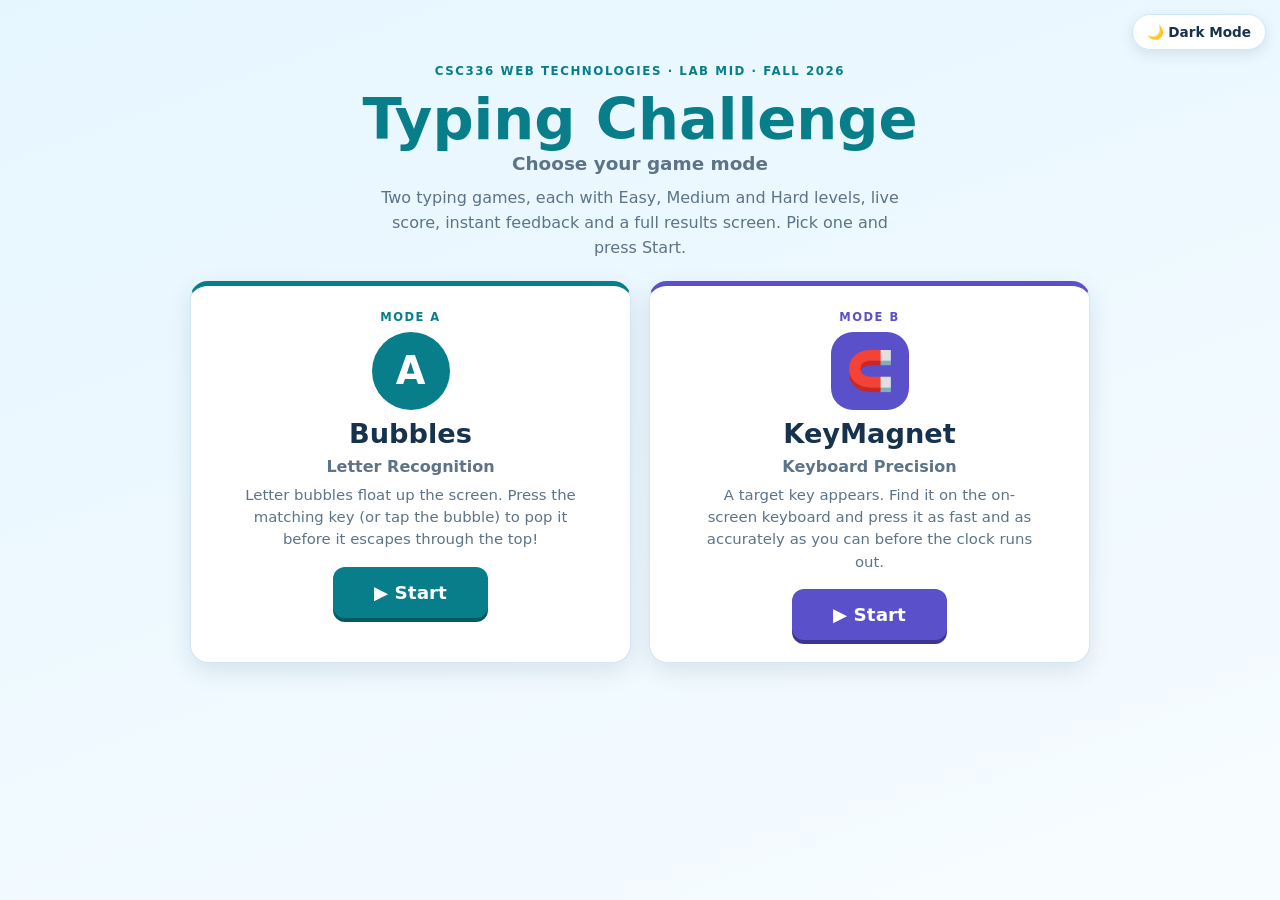
<file: index.html>
<!doctype html>
<html lang="en">
  <head>
    <meta charset="UTF-8" />
    <meta name="viewport" content="width=device-width, initial-scale=1.0" />
    <title>Typing Challenge | Choose a Game</title>
    <link rel="stylesheet" href="style.css" />
  </head>
  <body data-page="home">
    <main class="app">
      <section class="hub" aria-labelledby="gameTitle">
        <p class="eyebrow">CSC336 Web Technologies · Lab Mid · Fall 2026</p>
        <h1 id="gameTitle"><span class="title-text">Typing Challenge</span></h1>
        <p class="subtitle">Choose your game mode</p>
        <p class="desc">
          Two typing games, each with Easy, Medium and Hard levels, live score,
          instant feedback and a full results screen. Pick one and press Start.
        </p>

        <div class="modes">
          <article class="card mode-card a">
            <span class="mode-tag">Mode A</span>
            <div class="mode-icon" aria-hidden="true">A</div>
            <h2>Bubbles</h2>
            <p class="mode-sub">Letter Recognition</p>
            <p class="mode-desc">
              Letter bubbles float up the screen. Press the matching key (or
              tap the bubble) to pop it before it escapes through the top!
            </p>
            <a class="btn primary big" href="game-a.html">▶ Start</a>
          </article>

          <article class="card mode-card b">
            <span class="mode-tag">Mode B</span>
            <div class="mode-icon" aria-hidden="true">🧲</div>
            <h2>KeyMagnet</h2>
            <p class="mode-sub">Keyboard Precision</p>
            <p class="mode-desc">
              A target key appears. Find it on the on-screen keyboard and press
              it as fast and as accurately as you can before the clock runs
              out.
            </p>
            <a class="btn primary big" href="game-b.html">▶ Start</a>
          </article>
        </div>
      </section>
    </main>
    <script src="script.js"></script>
  </body>
</html>
</file>
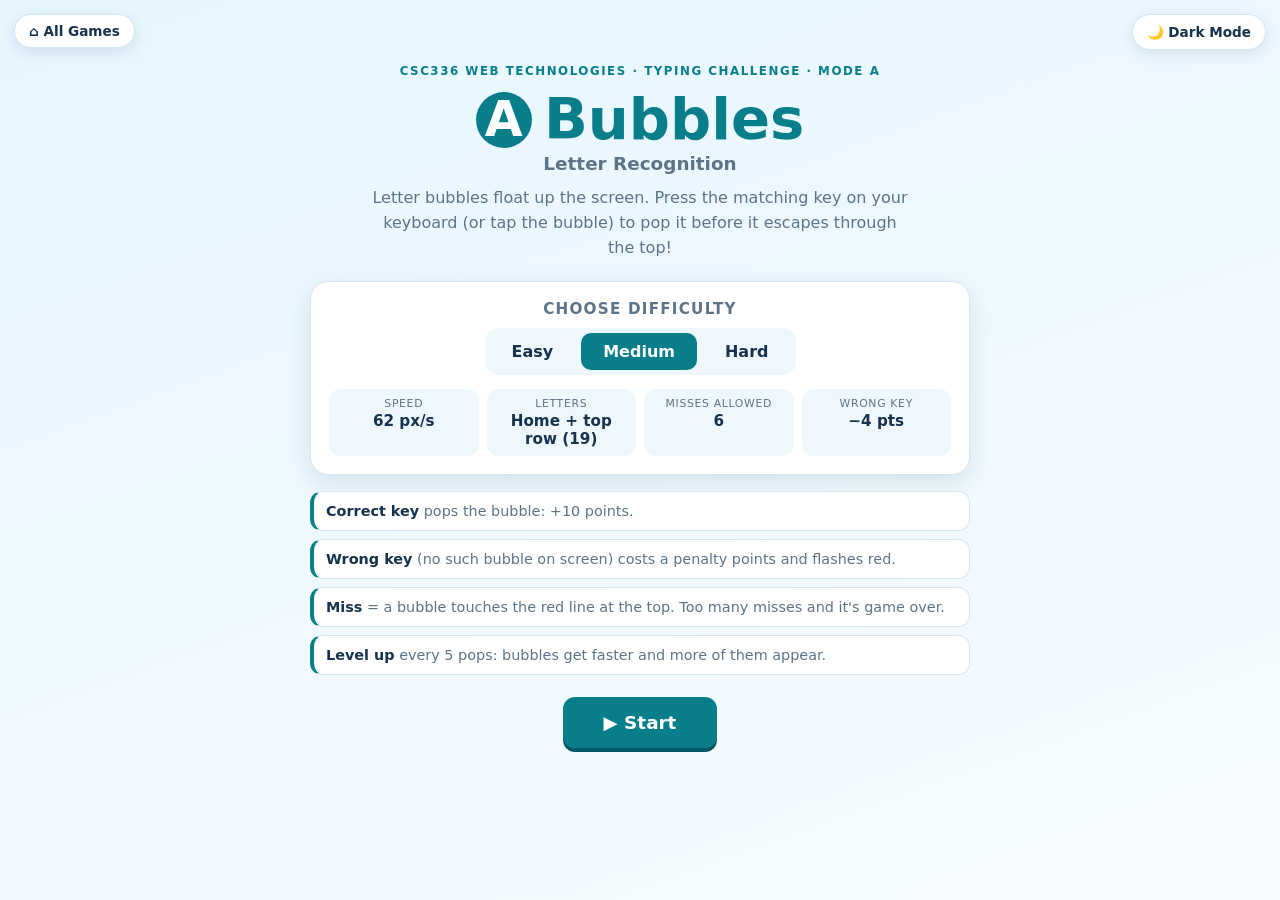
<file: game-a.html>
<!doctype html>
<html lang="en">
  <head>
    <meta charset="UTF-8" />
    <meta name="viewport" content="width=device-width, initial-scale=1.0" />
    <title>Bubbles — Letter Recognition | Typing Challenge</title>
    <link rel="stylesheet" href="style.css" />
  </head>
  <body data-page="bubbles">
    <a class="home-link" href="index.html">⌂ All Games</a>

    <main class="app">
      <!-- HOME SCREEN -->
      <section id="homeScreen" class="screen active home">
        <p class="eyebrow">CSC336 Web Technologies · Typing Challenge · Mode A</p>
        <h1><span class="logo-bubble">A</span><span class="title-text">Bubbles</span></h1>
        <p class="subtitle">Letter Recognition</p>
        <p class="desc">
          Letter bubbles float up the screen. Press the matching key on your
          keyboard (or tap the bubble) to pop it before it escapes through the
          top!
        </p>

        <div class="card settings">
          <h2>Choose difficulty</h2>
          <div id="difficultySeg" class="seg" role="group" aria-label="Difficulty">
            <button type="button" class="seg-btn" data-level="easy">Easy</button>
            <button type="button" class="seg-btn active" data-level="medium">Medium</button>
            <button type="button" class="seg-btn" data-level="hard">Hard</button>
          </div>
          <dl id="diffInfo" class="facts"></dl>
        </div>

        <ul class="rules">
          <li><b>Correct key</b> pops the bubble: +10 points.</li>
          <li><b>Wrong key</b> (no such bubble on screen) costs a penalty points and flashes red.</li>
          <li><b>Miss</b> = a bubble touches the red line at the top. Too many misses and it's game over.</li>
          <li><b>Level up</b> every 5 pops: bubbles get faster and more of them appear.</li>
        </ul>

        <button id="startBtn" class="btn primary big" type="button">▶ Start</button>
      </section>

      <!-- GAME SCREEN -->
      <section id="gameScreen" class="screen" aria-label="Game">
        <div class="topbar">
          <div class="title-group">
            <h2 class="mini-title">Bubbles</h2>
            <span id="diffBadge" class="badge">Medium</span>
          </div>
          <div class="controls">
            <button id="restartBtn" class="btn" type="button">↻ Restart</button>
            <button id="resetBtn" class="btn" type="button">⟲ Reset</button>
          </div>
        </div>

        <section class="hud" aria-label="Game status">
          <div><span class="lbl">Score</span><strong id="score">0</strong></div>
          <div><span class="lbl">Level</span><strong id="level">1</strong></div>
          <div><span class="lbl">Time</span><strong id="time">0:00</strong></div>
          <div><span class="lbl">Popped</span><strong id="popped">0</strong></div>
          <div><span class="lbl">Streak</span><strong id="streak">0</strong></div>
          <div><span class="lbl">Misses</span><strong id="misses">0 / 0</strong></div>
        </section>

        <p id="message" role="status" aria-live="polite">Get ready…</p>

        <div id="playfield" class="playfield" aria-label="Bubble play area">
          <div class="miss-line"><span>MISS LINE</span></div>
          <div id="bubbleLayer" class="bubble-layer"></div>
        </div>
        <p class="hint">Type the letter on a bubble · or tap the bubble</p>
      </section>

      <!-- RESULTS SCREEN -->
      <section id="resultsScreen" class="screen results" aria-live="polite">
        <div id="resultIcon" class="result-icon">💥</div>
        <h2 id="resultTitle">Game Over</h2>
        <p id="resultReason" class="desc"></p>
        <div id="resultGrid" class="result-grid"></div>
        <div class="result-actions">
          <button id="playAgainBtn" class="btn primary big" type="button">↻ Play Again</button>
          <a class="btn" href="index.html">🎮 All Games</a>
          <button id="homeBtn" class="btn" type="button">⌂ Change Difficulty</button>
        </div>
      </section>
    </main>

    <script src="script.js"></script>
  </body>
</html>
</file>
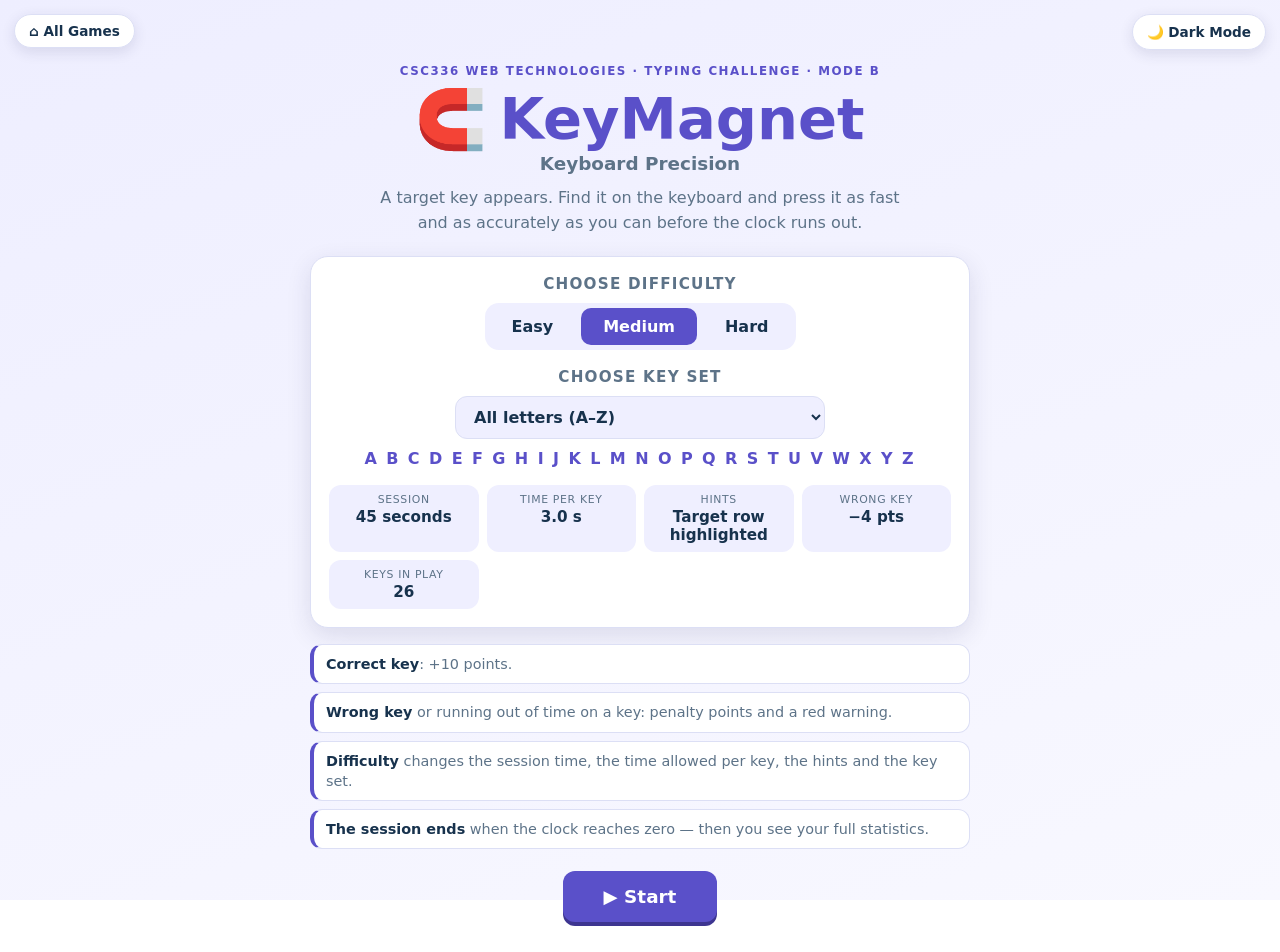
<file: game-b.html>
<!doctype html>
<html lang="en">
  <head>
    <meta charset="UTF-8" />
    <meta name="viewport" content="width=device-width, initial-scale=1.0" />
    <title>KeyMagnet — Keyboard Precision | Typing Challenge</title>
    <link rel="stylesheet" href="style.css" />
  </head>
  <body data-page="keymagnet">
    <a class="home-link" href="index.html">⌂ All Games</a>

    <main class="app">
      <!-- HOME SCREEN -->
      <section id="homeScreen" class="screen active home">
        <p class="eyebrow">CSC336 Web Technologies · Typing Challenge · Mode B</p>
        <h1><span>🧲</span><span class="title-text">KeyMagnet</span></h1>
        <p class="subtitle">Keyboard Precision</p>
        <p class="desc">
          A target key appears. Find it on the keyboard and press it as fast and
          as accurately as you can before the clock runs out.
        </p>

        <div class="card settings">
          <h2>Choose difficulty</h2>
          <div id="difficultySeg" class="seg" role="group" aria-label="Difficulty">
            <button type="button" class="seg-btn" data-level="easy">Easy</button>
            <button type="button" class="seg-btn active" data-level="medium">Medium</button>
            <button type="button" class="seg-btn" data-level="hard">Hard</button>
          </div>

          <h2 class="second">Choose key set</h2>
          <select id="keySetSelect" aria-label="Key set"></select>
          <p id="keySetKeys" class="keys-preview" aria-live="polite"></p>

          <dl id="diffInfo" class="facts"></dl>
        </div>

        <ul class="rules">
          <li><b>Correct key</b>: +10 points.</li>
          <li><b>Wrong key</b> or running out of time on a key: penalty points and a red warning.</li>
          <li><b>Difficulty</b> changes the session time, the time allowed per key, the hints and the key set.</li>
          <li><b>The session ends</b> when the clock reaches zero — then you see your full statistics.</li>
        </ul>

        <button id="startBtn" class="btn primary big" type="button">▶ Start</button>
      </section>

      <!-- GAME SCREEN -->
      <section id="gameScreen" class="screen" aria-label="Game">
        <div class="topbar">
          <div class="title-group">
            <h2 class="mini-title">KeyMagnet</h2>
            <span id="diffBadge" class="badge">Medium</span>
            <span id="setBadge" class="badge alt">All letters</span>
          </div>
          <div class="controls">
            <button id="restartBtn" class="btn" type="button">↻ Restart</button>
            <button id="resetBtn" class="btn" type="button">⟲ Reset</button>
          </div>
        </div>

        <section class="hud" aria-label="Game status">
          <div><span class="lbl">Score</span><strong id="score">0</strong></div>
          <div id="timeCell"><span class="lbl">Time left</span><strong id="time">0</strong></div>
          <div><span class="lbl">Correct</span><strong id="correct" class="good">0</strong></div>
          <div><span class="lbl">Incorrect</span><strong id="incorrect" class="bad">0</strong></div>
          <div><span class="lbl">Avg response</span><strong id="average">—</strong></div>
          <div><span class="lbl">Streak</span><strong id="streak">0</strong></div>
        </section>

        <section id="stage" class="stage card" aria-label="Target key">
          <p class="prompt">PRESS THIS KEY</p>
          <div id="targetKey" class="target-key" aria-live="polite">?</div>
          <div id="keyTimerWrap" class="key-timer" aria-hidden="true">
            <i id="keyTimerBar"></i>
          </div>
          <p id="keyTimerNote" class="timer-note"></p>
          <p id="feedback" role="status" aria-live="polite">Get ready…</p>
        </section>

        <section class="keyboard-wrap">
          <p class="hint">Press the key on your keyboard — or tap it here</p>
          <div id="keyboard" class="keyboard" aria-label="On-screen keyboard"></div>
        </section>
      </section>

      <!-- RESULTS SCREEN -->
      <section id="resultsScreen" class="screen results" aria-live="polite">
        <div id="resultIcon" class="result-icon">⏱️</div>
        <h2 id="resultTitle">Time's Up!</h2>
        <p id="resultReason" class="desc"></p>
        <div id="resultGrid" class="result-grid"></div>
        <div class="result-actions">
          <button id="playAgainBtn" class="btn primary big" type="button">↻ Play Again</button>
          <a class="btn" href="index.html">🎮 All Games</a>
          <button id="homeBtn" class="btn" type="button">⌂ Change Settings</button>
        </div>
      </section>
    </main>

    <script src="script.js"></script>
  </body>
</html>
</file>
<file: style.css>
* {
    box-sizing: border-box;
}

:root {
    --bg1: #e6f6ff;
    --bg2: #f7fcff;
    --text: #17324d;
    --muted: #5d7388;
    --panel: #ffffff;
    --border: #d3e6f3;
    --soft: #eef7fc;
    --accent: #087e8b;
    --accent-d: #055965;
    --accent-l: #5cc4cf;
    --danger: #e05263;
    --good: #1fa86a;
    --violet: #7c5cf0;
    --shadow: rgba(24,59,85,0.12);
    --mA: #087e8b;
    --mA-d: #055965;
    --mB: #5a50c9;
    --mB-d: #3d3590;
    font-family: system-ui,-apple-system,"Segoe UI",Roboto,Arial,sans-serif;
}

body[data-page="keymagnet"] {
    --bg1: #eeeeff;
    --bg2: #f8f8ff;
    --border: #dcdff5;
    --soft: #efefff;
    --accent: #5a50c9;
    --accent-d: #3d3590;
    --accent-l: #8b84ee;
    --shadow: rgba(38,42,90,0.12);
    --key-bg: #ffffff;
    --key-edge: #c9cbe3;
    --keyboard-bg: #e6e7ff;
}

html, body {
    margin: 0;
}

body {
    min-height: 100vh;
    color: var(--text);
    background: linear-gradient(160deg,var(--bg1),var(--bg2)) fixed;
}

.app {
    max-width: 980px;
    margin: 0 auto;
    padding: 64px 18px 30px;
}

body[data-page="keymagnet"] .app {
    max-width: 920px;
}

h1, h2, p {
    margin: 0;
}

.home-link {
    position: fixed;
    top: 14px;
    left: 14px;
    z-index: 20;
    padding: 8px 14px;
    border: 1px solid var(--border);
    border-radius: 999px;
    background: var(--panel);
    color: var(--text);
    font-weight: 700;
    font-size: 0.85rem;
    text-decoration: none;
    box-shadow: 0 4px 14px var(--shadow);
}

.screen {
    display: none;
}

.screen.active {
    display: block;
}

.home {
    text-align: center;
    max-width: 660px;
    margin: 0 auto;
}

.eyebrow {
    color: var(--accent);
    font-size: 0.74rem;
    font-weight: 800;
    letter-spacing: 0.13em;
    text-transform: uppercase;
}

h1 {
    display: flex;
    align-items: center;
    justify-content: center;
    gap: 12px;
    font-size: clamp(2.3rem,7vw,3.6rem);
    margin: 10px 0 2px;
    line-height: 1.1;
}

.title-text {
    color: var(--accent);
}

.logo-bubble {
    display: inline-grid;
    place-items: center;
    width: 1.15em;
    height: 1.15em;
    border-radius: 50%;
    font-size: 0.85em;
    font-weight: 900;
    color: #fff;
    background: var(--accent);
}

.subtitle {
    font-size: 1.15rem;
    font-weight: 700;
    color: var(--muted);
    margin-bottom: 12px;
}

.desc {
    color: var(--muted);
    line-height: 1.55;
    margin: 0 auto 20px;
    max-width: 540px;
}

.card {
    background: var(--panel);
    border: 1px solid var(--border);
    border-radius: 18px;
    padding: 18px;
    box-shadow: 0 8px 24px var(--shadow);
}

.settings {
    margin-bottom: 16px;
}

.settings h2 {
    font-size: 0.95rem;
    color: var(--muted);
    margin-bottom: 10px;
    text-transform: uppercase;
    letter-spacing: 0.08em;
}

.settings h2.second {
    margin-top: 18px;
}

.seg {
    display: inline-flex;
    gap: 6px;
    padding: 5px;
    background: var(--soft);
    border-radius: 14px;
}

.seg-btn {
    border: 0;
    background: transparent;
    color: var(--text);
    font: inherit;
    font-weight: 750;
    padding: 9px 22px;
    border-radius: 10px;
    cursor: pointer;
}

.seg-btn.active {
    background: var(--accent);
    color: #fff;
}

select {
    font: inherit;
    font-weight: 650;
    color: var(--text);
    background: var(--soft);
    border: 1px solid var(--border);
    border-radius: 12px;
    padding: 10px 14px;
    max-width: 100%;
    cursor: pointer;
}

.keys-preview {
    margin-top: 10px;
    font-weight: 800;
    letter-spacing: 0.12em;
    color: var(--accent);
    word-break: break-word;
    min-height: 1.4em;
}

.facts {
    display: grid;
    grid-template-columns: repeat(auto-fit,minmax(120px,1fr));
    gap: 8px;
    margin: 14px 0 0;
}

.facts div {
    background: var(--soft);
    border-radius: 12px;
    padding: 8px 6px;
}

.facts dt {
    font-size: 0.68rem;
    color: var(--muted);
    text-transform: uppercase;
    letter-spacing: 0.06em;
}

.facts dd {
    margin: 2px 0 0;
    font-weight: 800;
    font-size: 0.95rem;
}

.rules {
    text-align: left;
    list-style: none;
    padding: 0;
    margin: 0 0 22px;
    display: grid;
    gap: 8px;
}

.rules li {
    background: var(--panel);
    border: 1px solid var(--border);
    border-left: 4px solid var(--accent);
    border-radius: 12px;
    padding: 9px 12px;
    font-size: 0.9rem;
    color: var(--muted);
    line-height: 1.4;
}

.rules b {
    color: var(--text);
}

.btn {
    display: inline-block;
    font: inherit;
    font-weight: 750;
    text-decoration: none;
    cursor: pointer;
    border-radius: 12px;
    padding: 10px 16px;
    background: var(--panel);
    color: var(--text);
    border: 1px solid var(--border);
    box-shadow: 0 3px 0 var(--border);
}

.btn:hover {
    transform: translateY(-2px);
}

.btn:active {
    transform: translateY(2px);
}

.btn.primary {
    background: var(--accent);
    color: #fff;
    border-color: transparent;
    box-shadow: 0 4px 0 var(--accent-d);
}

.btn.big {
    font-size: 1.15rem;
    padding: 14px 40px;
}

:focus-visible {
    outline: 3px solid var(--violet);
    outline-offset: 3px;
}

.topbar {
    display: flex;
    justify-content: space-between;
    align-items: center;
    flex-wrap: wrap;
    gap: 10px;
    margin-bottom: 12px;
}

.title-group {
    display: flex;
    align-items: center;
    gap: 8px;
    flex-wrap: wrap;
}

.mini-title {
    font-size: 1.4rem;
}

.badge {
    background: var(--accent);
    color: #fff;
    font-size: 0.72rem;
    font-weight: 800;
    padding: 4px 11px;
    border-radius: 999px;
    letter-spacing: 0.05em;
    text-transform: uppercase;
}

.badge.alt {
    background: var(--soft);
    color: var(--accent);
    border: 1px solid var(--border);
}

.controls {
    display: flex;
    gap: 8px;
    flex-wrap: wrap;
}

.hud {
    display: grid;
    grid-template-columns: repeat(6,1fr);
    gap: 10px;
}

.hud > div {
    background: var(--panel);
    border: 1px solid var(--border);
    border-radius: 14px;
    padding: 10px 6px;
    text-align: center;
    box-shadow: 0 5px 16px var(--shadow);
}

.lbl {
    display: block;
    font-size: 0.72rem;
    color: var(--muted);
    text-transform: uppercase;
    letter-spacing: 0.05em;
}

.hud strong {
    display: block;
    font-size: 1.4rem;
    color: var(--accent);
    margin-top: 2px;
}

.hud strong.good {
    color: var(--good);
}

.hud strong.bad {
    color: var(--danger);
}

#timeCell.low strong {
    color: var(--danger);
}

#message {
    margin: 14px 2px 10px;
    min-height: 1.5em;
    color: var(--muted);
    font-weight: 650;
}

#message.good {
    color: var(--good);
}

#message.bad {
    color: var(--danger);
}

#message.level {
    color: var(--violet);
}

.hint {
    text-align: center;
    color: var(--muted);
    font-size: 0.85rem;
    margin-top: 12px;
}

.f-good {
    animation: fl-good 0.4s ease-out;
}

.f-bad {
    animation: fl-bad 0.4s ease-out;
}

@keyframes fl-good {
    from {
        box-shadow: inset 0 0 0 4px rgba(43,182,115,0.6),inset 0 0 50px rgba(43,182,115,0.3);
    }
}

@keyframes fl-bad {
    from {
        box-shadow: inset 0 0 0 4px rgba(224,82,99,0.7),inset 0 0 60px rgba(224,82,99,0.4);
    }
}

.shake {
    animation: shake 0.35s;
}

@keyframes shake {
    20% {
        transform: translateX(-9px);
    }

    45% {
        transform: translateX(8px);
    }

    70% {
        transform: translateX(-5px);
    }
}

.playfield {
    position: relative;
    overflow: hidden;
    height: clamp(340px,58vh,520px);
    background: linear-gradient(180deg,#d9f2ff,#f6fbff);
    border: 2px solid var(--border);
    border-radius: 22px;
    user-select: none;
    -webkit-user-select: none;
    touch-action: manipulation;
}

.miss-line {
    position: absolute;
    left: 0;
    right: 0;
    top: 0;
    height: 34px;
    z-index: 2;
    pointer-events: none;
    border-top: 3px dashed var(--danger);
    background: linear-gradient(180deg,rgba(224,82,99,0.28),transparent);
}

.miss-line span {
    position: absolute;
    right: 12px;
    top: 6px;
    font-size: 0.66rem;
    font-weight: 800;
    letter-spacing: 0.14em;
    color: var(--danger);
}

.bubble-layer {
    position: absolute;
    inset: 0;
}

.bubble {
    position: absolute;
    left: 0;
    top: 0;
    cursor: pointer;
}

.bubble .face {
    display: grid;
    place-items: center;
    width: 100%;
    height: 100%;
    border-radius: 50%;
    border: 2px solid rgba(255,255,255,0.7);
    color: #fff;
    font-weight: 850;
    background-color: var(--c,#3d8bfd);
    background-image: radial-gradient(circle at 30% 26%,rgba(255,255,255,0.85) 0 9%,rgba(255,255,255,0.18) 10% 25%,transparent 26%);
    box-shadow: inset -7px -9px 14px rgba(10,40,60,0.22);
}

.bubble.popped {
    pointer-events: none;
}

.bubble.popped .face {
    animation: bubble-pop 0.3s ease-out forwards;
}

@keyframes bubble-pop {
    to {
        transform: scale(1.6);
        opacity: 0;
    }
}

.stage {
    text-align: center;
    margin: 14px 0;
    padding: 18px 12px 16px;
}

.prompt {
    color: var(--muted);
    letter-spacing: 0.16em;
    font-size: 0.76rem;
    font-weight: 800;
    margin-bottom: 10px;
}

.target-key {
    display: grid;
    place-items: center;
    width: 104px;
    height: 104px;
    margin: 0 auto;
    border-radius: 22px;
    background: linear-gradient(145deg,var(--accent-l),var(--accent));
    color: #fff;
    font-size: 3.1rem;
    font-weight: 900;
    box-shadow: 0 7px 0 var(--accent-d),0 14px 24px var(--shadow);
}

.target-key.nope {
    animation: shake 0.4s;
}

.key-timer {
    height: 9px;
    max-width: 320px;
    margin: 18px auto 4px;
    background: var(--soft);
    border-radius: 99px;
    overflow: hidden;
}

.key-timer i {
    display: block;
    height: 100%;
    width: 100%;
    transform-origin: left center;
    background: linear-gradient(90deg,var(--good),var(--accent));
}

.key-timer.low i {
    background: var(--danger);
}

.key-timer.off {
    opacity: 0.25;
}

.timer-note {
    color: var(--muted);
    font-size: 0.75rem;
}

#feedback {
    min-height: 1.6em;
    margin-top: 8px;
    font-weight: 700;
    color: var(--muted);
}

#feedback.good {
    color: var(--good);
}

#feedback.bad {
    color: var(--danger);
}

.keyboard-wrap {
    background: var(--keyboard-bg);
    border: 1px solid var(--border);
    border-radius: 20px;
    padding: 16px 12px;
}

.keyboard-wrap .hint {
    margin: 0 0 12px;
}

.keyboard {
    display: flex;
    flex-direction: column;
    gap: 8px;
    max-width: 700px;
    margin: 0 auto;
}

.key-row {
    display: flex;
    justify-content: center;
    gap: 7px;
}

.key {
    flex: 1;
    min-width: 0;
    max-width: 58px;
    height: 52px;
    padding: 0;
    font: inherit;
    font-weight: 750;
    font-size: 1rem;
    color: var(--text);
    background: var(--key-bg);
    border: 1px solid var(--key-edge);
    border-radius: 10px;
    box-shadow: 0 3px 0 var(--key-edge);
    cursor: pointer;
    touch-action: manipulation;
}

.key.off {
    opacity: 0.38;
}

.key.rowhint {
    background: var(--soft);
    border-color: var(--accent-l);
}

.key.glow {
    background: #d9f8e8;
    border-color: #53bd88;
    color: #12683b;
}

.key.ok {
    animation: key-ok 0.4s ease-out;
}

.key.no {
    animation: key-no 0.4s ease-out;
}

@keyframes key-ok {
    from {
        background: var(--good);
        color: #fff;
    }
}

@keyframes key-no {
    from {
        background: var(--danger);
        color: #fff;
    }
}

.results {
    text-align: center;
    max-width: 760px;
    margin: 0 auto;
}

.result-icon {
    font-size: 4.2rem;
}

.results h2 {
    font-size: clamp(2rem,6vw,2.8rem);
    margin: 6px 0;
}

.result-grid {
    display: grid;
    grid-template-columns: repeat(auto-fit,minmax(145px,1fr));
    gap: 10px;
    margin: 16px 0 24px;
}

.result-card {
    background: var(--panel);
    border: 1px solid var(--border);
    border-radius: 14px;
    padding: 12px 8px;
    box-shadow: 0 5px 16px var(--shadow);
}

.result-card.hl {
    border-color: var(--accent);
}

.result-card .lbl {
    margin-bottom: 4px;
}

.result-card strong {
    font-size: 1.45rem;
    color: var(--accent);
}

.result-actions {
    display: flex;
    flex-wrap: wrap;
    gap: 12px;
    justify-content: center;
}

.hub {
    max-width: 900px;
    margin: 0 auto;
    text-align: center;
}

.modes {
    display: grid;
    grid-template-columns: repeat(2,1fr);
    gap: 18px;
    margin: 8px 0 22px;
}

.mode-card {
    --mc: var(--mA);
    --mc-d: var(--mA-d);
    display: flex;
    flex-direction: column;
    align-items: center;
    gap: 8px;
    padding: 24px 20px 22px;
    border-top: 5px solid var(--mc);
}

.mode-card.b {
    --mc: var(--mB);
    --mc-d: var(--mB-d);
}

.mode-tag {
    color: var(--mc);
    font-size: 0.72rem;
    font-weight: 800;
    letter-spacing: 0.13em;
    text-transform: uppercase;
}

.mode-icon {
    display: grid;
    place-items: center;
    width: 78px;
    height: 78px;
    font-size: 2.4rem;
    font-weight: 900;
    color: #fff;
    background: var(--mc);
    border-radius: 50%;
}

.mode-card.b .mode-icon {
    border-radius: 22px;
}

.mode-card h2 {
    font-size: 1.7rem;
}

.mode-sub {
    color: var(--muted);
    font-weight: 700;
}

.mode-desc {
    color: var(--muted);
    line-height: 1.5;
    font-size: 0.93rem;
    max-width: 340px;
    margin-bottom: 8px;
}

.mode-card .btn.primary {
    background: var(--mc);
    box-shadow: 0 4px 0 var(--mc-d);
}

@media (max-width:760px) {
    .hud {
        grid-template-columns: repeat(3,1fr);
    }

    .modes {
        grid-template-columns: 1fr;
    }
}

@media (max-width:520px) {
    .app {
        padding: 58px 12px 24px;
    }

    .hud {
        gap: 7px;
    }

    .hud strong {
        font-size: 1.2rem;
    }

    .controls {
        width: 100%;
    }

    .controls .btn {
        flex: 1;
    }

    .btn.big {
        padding: 13px 28px;
    }

    .keyboard-wrap {
        padding: 12px 6px;
    }

    .key-row {
        gap: 4px;
    }

    .keyboard {
        gap: 6px;
    }

    .key {
        height: 44px;
        border-radius: 7px;
        font-size: 0.85rem;
    }

    .target-key {
        width: 92px;
        height: 92px;
        font-size: 2.7rem;
    }
}

@media (prefers-reduced-motion:reduce) {
    *,*::before,*::after {
        animation-duration: 0.01ms !important;
        transition-duration: 0.01ms !important;
    }
}

.theme-toggle {
    position: fixed;
    top: 14px;
    right: 14px;
    z-index: 30;
    padding: 9px 14px;
    border: 1px solid var(--border);
    border-radius: 999px;
    background: var(--panel);
    color: var(--text);
    font: inherit;
    font-size: .85rem;
    font-weight: 750;
    cursor: pointer;
    box-shadow: 0 4px 14px var(--shadow);
}

body.dark-mode {
    --bg1: #151b2b;
    --bg2: #202a3d;
    --text: #edf3ff;
    --muted: #b5c2d5;
    --panel: #273449;
    --border: #40516b;
    --soft: #33445c;
    --shadow: rgba(0,0,0,.28);
    --key-bg: #34445b;
    --key-edge: #536781;
    --keyboard-bg: #202d42;
}

body.dark-mode[data-page="keymagnet"] {
    --bg1: #19182e;
    --bg2: #282744;
    --border: #49476d;
    --soft: #343354;
    --accent: #9185ff;
    --accent-d: #6558c9;
    --accent-l: #aaa2ff;
}

body.dark-mode .playfield {
    background: linear-gradient(180deg,#263b52,#1c2d42);
}

body.dark-mode .key.glow {
    background: #285b49;
    border-color: #48a77a;
    color: #e4fff0;
}

body.dark-mode .key.rowhint {
    background: #3b4664;
}

body.dark-mode .target-key {
    color: #fff;
}
</file>
